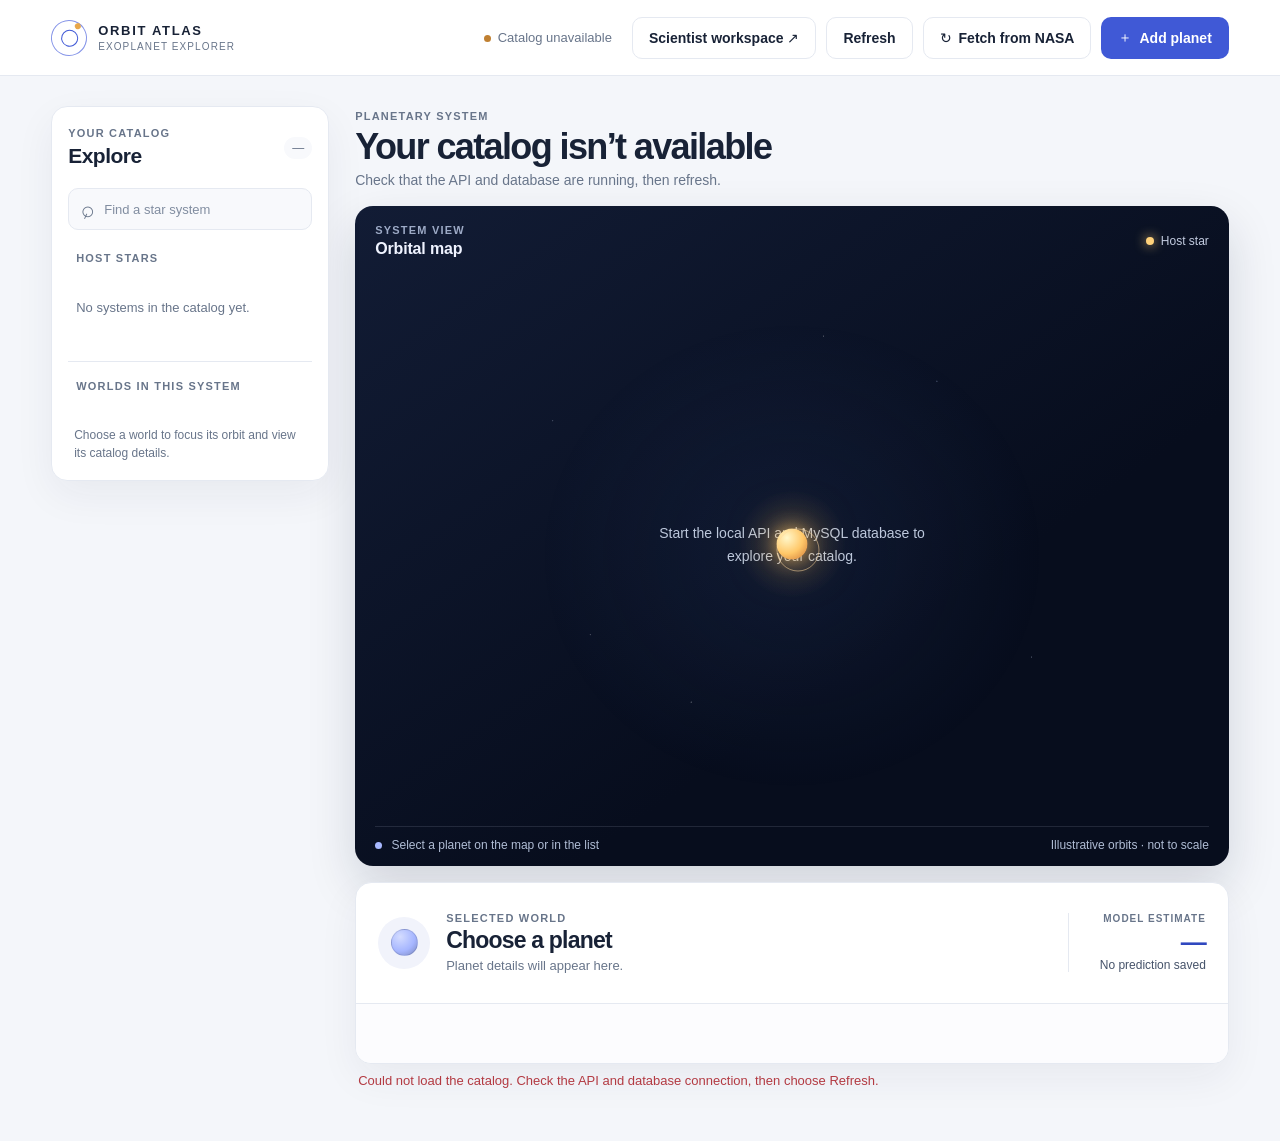
<file: frontend/index.html>
<!doctype html>
<html lang="en">
<head>
  <meta charset="utf-8">
  <meta name="viewport" content="width=device-width, initial-scale=1">
  <meta name="theme-color" content="#f5f7fb">
  <title>Orbit Atlas — Exoplanet Explorer</title>
  <link rel="stylesheet" href="css/style.css?v=orbit-atlas-5">
  <script src="js/app.js?v=orbit-atlas-4" defer></script>
</head>
<body>
  <a class="skip-link" href="#main-content">Skip to system explorer</a>
  <header class="topbar">
    <a class="brand" href="index.html" aria-label="Orbit Atlas home">
      <span class="brand-mark" aria-hidden="true"><span></span></span>
      <span><strong>ORBIT ATLAS</strong><small>EXOPLANET EXPLORER</small></span>
    </a>
    <div class="topbar-actions">
      <span class="catalog-state" id="catalogState">Connecting to catalog</span>
      <a class="button button-secondary" id="scientistViewLink" href="scientist.html" target="_blank" rel="noopener">Scientist workspace ↗</a>
      <button class="button button-secondary" id="refreshCatalog" type="button">Refresh</button>
      <button class="button button-secondary" id="btnFetchNasa" type="button"><span aria-hidden="true">↻</span> Fetch from NASA</button>
      <button class="button button-primary" id="btnAddPlanet" type="button"><span aria-hidden="true">＋</span> Add planet</button>
    </div>
  </header>

  <main id="main-content" class="app-shell">
    <aside class="browser-panel" aria-label="System and planet selection">
      <div class="section-heading">
        <div><p class="eyebrow">YOUR CATALOG</p><h2>Explore</h2></div>
        <span id="systemCount" class="count-pill">—</span>
      </div>
      <label class="search-field" for="systemSearch">
        <span aria-hidden="true" class="search-icon">⌕</span>
        <input id="systemSearch" type="search" placeholder="Find a star system" autocomplete="off">
      </label>
      <p class="list-label">HOST STARS</p>
      <div id="systemList" class="system-list" role="group" aria-label="Host star systems"></div>
      <div class="browser-divider"></div>
      <div class="planet-list-heading">
        <p class="list-label">WORLDS IN THIS SYSTEM</p>
        <span id="planetCount" class="subtle-count"></span>
      </div>
      <div id="planetList" class="planet-list" role="group" aria-label="Planets in selected system"></div>
      <p class="browser-note">Choose a world to focus its orbit and view its catalog details.</p>
    </aside>

    <section class="workspace" aria-labelledby="systemTitle">
      <div id="previewNotice" class="preview-notice" hidden>
        <span class="preview-dot" aria-hidden="true"></span>
        Visual preview · sample catalog data
      </div>
      <div id="systemHeader" class="system-header">
        <div>
          <p class="eyebrow">PLANETARY SYSTEM</p>
          <h1 id="systemTitle">Loading the atlas…</h1>
          <p id="systemSummary" class="system-summary">Retrieving host stars and their planets.</p>
        </div>
        <div class="star-facts" id="starFacts"></div>
      </div>

      <section class="map-card" aria-labelledby="mapHeading">
        <div class="map-topline">
          <div><p class="eyebrow">SYSTEM VIEW</p><h2 id="mapHeading">Orbital map</h2></div>
          <span class="map-key"><span class="sun-key" aria-hidden="true"></span> Host star</span>
        </div>
        <div id="orbitMap" class="orbit-map" role="group" aria-label="Interactive orbital map">
          <div class="star-glow" aria-hidden="true"></div>
          <div id="starBody" class="star-body" aria-hidden="true"><span></span></div>
          <div id="starNameOnMap" class="star-name-on-map" aria-hidden="true"></div>
          <div id="orbitTracks" class="orbit-tracks"></div>
          <div id="mapEmpty" class="map-empty" hidden>Select a system with planets to see its orbits.</div>
        </div>
        <div class="map-caption">
          <span><span class="caption-dot" aria-hidden="true"></span> Select a planet on the map or in the list</span>
          <span id="orbitCaption">Illustrative orbits · not to scale</span>
        </div>
      </section>

      <section id="planetDetail" class="detail-card" aria-labelledby="planetTitle" aria-live="polite" aria-atomic="true">
        <div class="detail-main">
          <div class="planet-avatar" id="planetAvatar" aria-hidden="true"><span></span></div>
          <div class="planet-heading">
            <p class="eyebrow">SELECTED WORLD</p>
            <h2 id="planetTitle">Choose a planet</h2>
            <p id="planetSubtitle" class="planet-subtitle">Planet details will appear here.</p>
          </div>
          <div class="habitability" id="habitabilitySummary">
            <span class="habitability-label">MODEL ESTIMATE</span>
            <strong id="habitabilityScore">—</strong>
            <span id="habitabilityText">No prediction saved</span>
          </div>
        </div>
        <div class="detail-footer">
          <div class="measurements" id="measurements"></div>
          <div class="detail-actions" id="detailActions"></div>
        </div>
      </section>
      <div id="appStatus" class="app-status" role="status" aria-live="polite"></div>
    </section>
  </main>

  <dialog id="planetDialog" class="planet-dialog" aria-labelledby="dialogTitle">
    <form id="planetForm" method="dialog" novalidate>
      <div class="dialog-header">
        <div><p class="eyebrow">CATALOG ENTRY</p><h2 id="dialogTitle">Add a planet</h2></div>
        <button class="icon-button" id="dialogClose" type="button" aria-label="Close form">×</button>
      </div>
      <input id="planetId" type="hidden">
      <label class="form-field" for="planetName">Planet name<input id="planetName" name="name" required autocomplete="off"></label>
      <label class="form-field" for="planetStar">Host star<select id="planetStar" name="star_id" required></select></label>
      <div class="form-grid">
        <label class="form-field" for="planetRadius">Radius <span>(Earth radii)</span><input id="planetRadius" name="radius" type="number" min="0" step="any"></label>
        <label class="form-field" for="planetMass">Mass <span>(Earth masses)</span><input id="planetMass" name="mass" type="number" min="0" step="any"></label>
        <label class="form-field" for="planetPeriod">Orbital period <span>(days)</span><input id="planetPeriod" name="orbital_period" type="number" min="0" step="any"></label>
        <label class="form-field" for="planetDistance">Orbital distance <span>(AU)</span><input id="planetDistance" name="orbital_distance" type="number" min="0" step="any"></label>
        <label class="form-field" for="planetFlux">Stellar flux <span>(Earth flux)</span><input id="planetFlux" name="stellar_flux" type="number" min="0" step="any"></label>
        <label class="form-field" for="planetTemp">Equilibrium temperature <span>(K)</span><input id="planetTemp" name="equilibrium_temp" type="number" min="0" step="any"></label>
      </div>
      <p id="formError" class="form-error" role="alert"></p>
      <div class="dialog-actions">
        <button class="button button-secondary" id="dialogCancel" type="button">Cancel</button>
        <button class="button button-primary" id="dialogSave" type="submit">Save planet</button>
      </div>
    </form>
  </dialog>

  <template id="emptySystemsTemplate">
    <div class="empty-state"><span class="empty-orbit" aria-hidden="true">◎</span><h2>No systems to show yet</h2><p>Refresh the catalog or add a planet to start exploring.</p></div>
  </template>
</body>
</html>
</file>
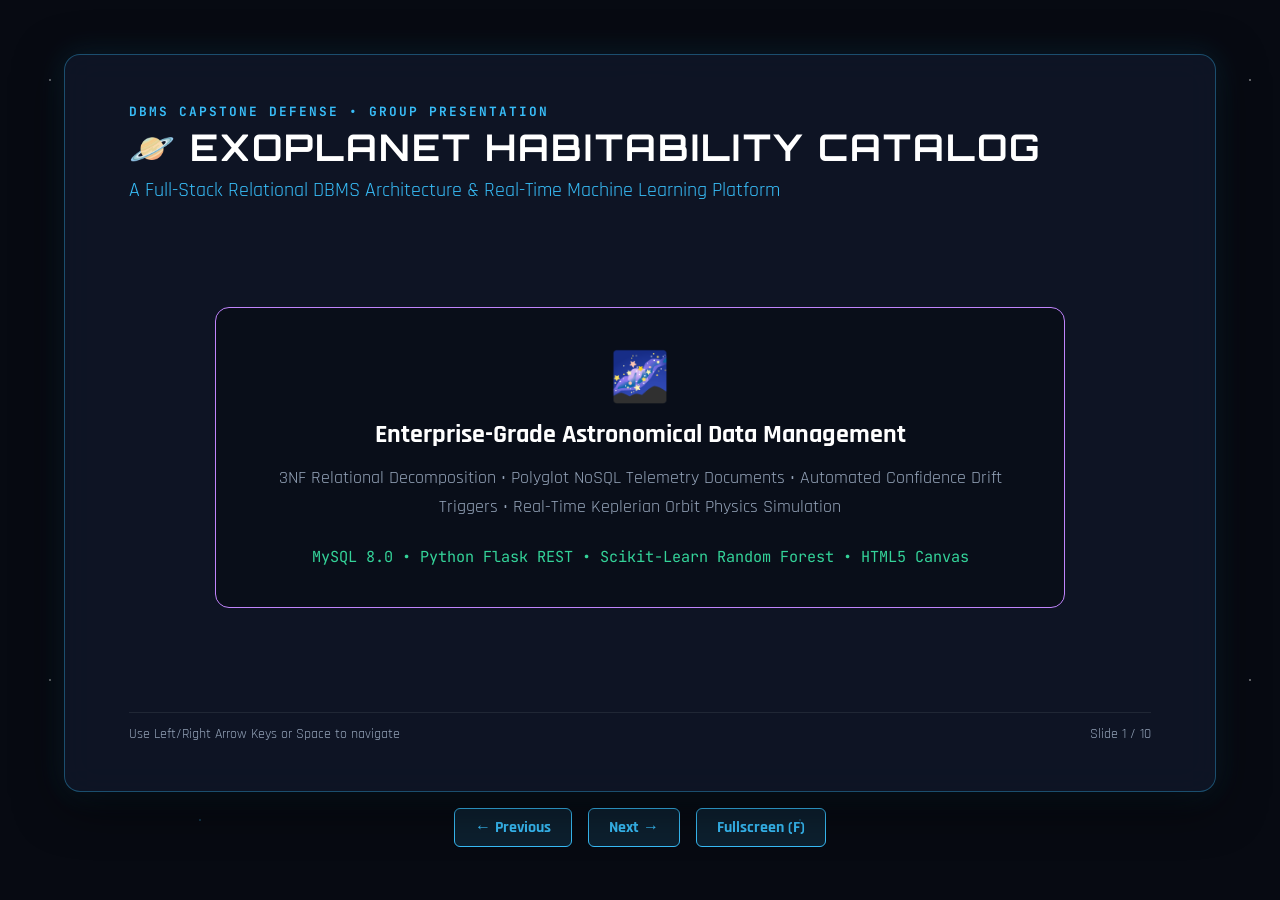
<file: docs/presentation.html>
<!DOCTYPE html>
<html lang="en">
<head>
    <meta charset="UTF-8">
    <meta name="viewport" content="width=device-width, initial-scale=1.0">
    <title>Exoplanet Habitability Catalog // Slide Deck</title>
    <link href="https://fonts.googleapis.com/css2?family=Orbitron:wght@600;800&family=Rajdhani:wght@500;600;700&family=JetBrains+Mono:wght@400;600&display=swap" rel="stylesheet">
    <style>
        :root {
            --bg: #070a12;
            --card-bg: rgba(16, 23, 40, 0.85);
            --cyan: #38bdf8;
            --purple: #c084fc;
            --emerald: #34d399;
            --gold: #fbbf24;
            --text: #f8fafc;
            --muted: #94a3b8;
        }
        * { box-sizing: border-box; margin: 0; padding: 0; }
        body {
            background-color: var(--bg);
            background-image: 
                radial-gradient(1.5px 1.5px at 50px 80px, rgba(255,255,255,0.7), transparent),
                radial-gradient(1px 1px at 200px 220px, rgba(56,189,248,0.8), transparent),
                radial-gradient(1.5px 1.5px at 350px 400px, rgba(192,132,252,0.7), transparent);
            background-size: 600px 600px;
            color: var(--text);
            font-family: 'Rajdhani', sans-serif;
            height: 100vh;
            overflow: hidden;
            display: flex;
            flex-direction: column;
            justify-content: center;
            align-items: center;
        }
        .slide-container {
            width: 90vw;
            max-width: 1300px;
            height: 82vh;
            background: var(--card-bg);
            backdrop-filter: blur(16px);
            border: 1px solid rgba(56, 189, 248, 0.35);
            border-radius: 16px;
            box-shadow: 0 12px 48px rgba(0,0,0,0.6), 0 0 30px rgba(56, 189, 248, 0.15);
            padding: 3rem 4rem;
            display: none;
            flex-direction: column;
            justify-content: space-between;
            position: relative;
            animation: fadeIn 0.3s ease;
        }
        .slide-container.active { display: flex; }
        @keyframes fadeIn { from { opacity: 0; transform: scale(0.99); } to { opacity: 1; transform: scale(1); } }
        
        .tag-pill {
            font-family: 'JetBrains Mono', monospace;
            font-size: 0.8rem;
            color: var(--cyan);
            letter-spacing: 2px;
            text-transform: uppercase;
            font-weight: 700;
        }
        h1 {
            font-family: 'Orbitron', sans-serif;
            font-size: 2.3rem;
            color: #fff;
            margin-top: 0.3rem;
            letter-spacing: 2px;
        }
        h2 {
            font-family: 'Orbitron', sans-serif;
            font-size: 1.6rem;
            color: var(--cyan);
            margin-top: 0.3rem;
            letter-spacing: 1.5px;
        }
        .slide-body {
            flex-grow: 1;
            margin: 1.5rem 0;
            display: flex;
            gap: 2rem;
            align-items: stretch;
        }
        .col-card {
            flex: 1;
            background: rgba(8, 12, 22, 0.65);
            border: 1px solid rgba(255, 255, 255, 0.08);
            border-radius: 12px;
            padding: 1.5rem;
            display: flex;
            flex-direction: column;
            justify-content: flex-start;
        }
        .col-card.highlight {
            border-color: var(--purple);
            box-shadow: 0 0 18px rgba(192, 132, 252, 0.15);
        }
        .card-title {
            font-size: 1.25rem;
            font-weight: 700;
            margin-bottom: 0.75rem;
            display: flex;
            align-items: center;
            gap: 0.5rem;
        }
        .code-block {
            background: #03060d;
            border: 1px solid rgba(255, 255, 255, 0.08);
            border-radius: 8px;
            padding: 1rem;
            font-family: 'JetBrains Mono', monospace;
            font-size: 0.85rem;
            color: var(--cyan);
            overflow-x: auto;
            line-height: 1.5;
        }
        ul { list-style: none; }
        li {
            font-size: 1.1rem;
            color: var(--text);
            margin-bottom: 0.75rem;
            position: relative;
            padding-left: 1.25rem;
            line-height: 1.4;
        }
        li::before {
            content: "•";
            color: var(--cyan);
            font-size: 1.3rem;
            position: absolute;
            left: 0;
            top: -0.1rem;
        }
        .slide-footer {
            display: flex;
            justify-content: space-between;
            align-items: center;
            font-size: 0.9rem;
            color: var(--muted);
            border-top: 1px solid rgba(255, 255, 255, 0.08);
            padding-top: 0.75rem;
        }
        .nav-controls {
            display: flex;
            gap: 1rem;
            margin-top: 1rem;
        }
        .nav-btn {
            background: rgba(56, 189, 248, 0.12);
            color: var(--cyan);
            border: 1px solid var(--cyan);
            padding: 0.5rem 1.25rem;
            font-family: 'Rajdhani', sans-serif;
            font-size: 1rem;
            font-weight: 700;
            border-radius: 6px;
            cursor: pointer;
            transition: all 0.2s;
        }
        .nav-btn:hover {
            background: rgba(56, 189, 248, 0.3);
            box-shadow: 0 0 12px var(--cyan);
        }
    </style>
</head>
<body>

    <!-- SLIDE 1 -->
    <div class="slide-container active" data-index="1">
        <div>
            <div class="tag-pill">DBMS CAPSTONE DEFENSE • GROUP PRESENTATION</div>
            <h1>🪐 EXOPLANET HABITABILITY CATALOG</h1>
            <p style="font-size: 1.25rem; color: var(--cyan); margin-top: 0.4rem;">
                A Full-Stack Relational DBMS Architecture & Real-Time Machine Learning Platform
            </p>
        </div>
        <div class="slide-body" style="align-items: center; justify-content: center;">
            <div style="background: rgba(8, 12, 22, 0.75); border: 1px solid var(--purple); border-radius: 14px; padding: 2.5rem; max-width: 850px; text-align: center;">
                <div style="font-size: 3rem; margin-bottom: 0.5rem;">🌌</div>
                <h3 style="font-size: 1.6rem; color: #fff; margin-bottom: 0.75rem;">Enterprise-Grade Astronomical Data Management</h3>
                <p style="font-size: 1.15rem; color: var(--muted); line-height: 1.6;">
                    3NF Relational Decomposition &bull; Polyglot NoSQL Telemetry Documents &bull; Automated Confidence Drift Triggers &bull; Real-Time Keplerian Orbit Physics Simulation
                </p>
                <div style="margin-top: 1.5rem; font-family: 'JetBrains Mono', monospace; font-size: 0.95rem; color: var(--emerald);">
                    MySQL 8.0 &bull; Python Flask REST &bull; Scikit-Learn Random Forest &bull; HTML5 Canvas
                </div>
            </div>
        </div>
        <div class="slide-footer">
            <span>Use Left/Right Arrow Keys or Space to navigate</span>
            <span>Slide 1 / 10</span>
        </div>
    </div>

    <!-- SLIDE 2 -->
    <div class="slide-container" data-index="2">
        <div>
            <div class="tag-pill">THE PROBLEM & MOTIVATION</div>
            <h2>The Ingestion Challenge & The Research Gap</h2>
        </div>
        <div class="slide-body">
            <div class="col-card">
                <div class="card-title" style="color: var(--cyan);">🔭 Raw Data Bottleneck</div>
                <ul>
                    <li>Over 5,500 confirmed planets discovered by space telescopes (Kepler, TESS).</li>
                    <li>Disparate CSV exports with over 100 raw columns, measurement noise, and missing values.</li>
                    <li>Traditional storage lacks automated schema constraints.</li>
                </ul>
            </div>
            <div class="col-card">
                <div class="card-title" style="color: var(--gold);">📑 Static Catalog Flaw</div>
                <ul>
                    <li>Standard databases act as passive numerical silos.</li>
                    <li>They record numbers, but do not compute habitability likelihood.</li>
                    <li>Scientists must manually execute offline models to find habitable candidates.</li>
                </ul>
            </div>
            <div class="col-card highlight">
                <div class="card-title" style="color: var(--purple);">⚡ The Research Gap</div>
                <ul>
                    <li>Initial measurements have wide error margins.</li>
                    <li>When follow-up observations arrive, typical DBs overwrite values silently.</li>
                    <li><strong>OUR SOLUTION:</strong> Automated MySQL triggers that calculate variance (&Delta; &ge; 15%) and alert researchers!</li>
                </ul>
            </div>
        </div>
        <div class="slide-footer">
            <span>Exoplanet Habitability Catalog</span>
            <span>Slide 2 / 10</span>
        </div>
    </div>

    <!-- SLIDE 3 -->
    <div class="slide-container" data-index="3">
        <div>
            <div class="tag-pill">SYSTEM ARCHITECTURE</div>
            <h2>Full-Stack 3-Tier Enterprise Architecture</h2>
        </div>
        <div class="slide-body" style="flex-direction: column; gap: 1rem;">
            <div class="col-card" style="border-left: 4px solid var(--cyan); padding: 1rem 1.5rem;">
                <div class="card-title" style="color: var(--cyan); margin-bottom: 0.3rem;">Tier 1: Presentation Layer (Frontend UI)</div>
                <p style="color: var(--muted); font-size: 1rem;">
                    Dark Space Mission Control &bull; Keplerian 2D Canvas Orbit Simulator (T² &prop; a³) &bull; Confidence Drift Radar &bull; Asynchronous Fetch API with Debounce
                </p>
            </div>
            <div class="col-card" style="border-left: 4px solid var(--purple); padding: 1rem 1.5rem;">
                <div class="card-title" style="color: var(--purple); margin-bottom: 0.3rem;">Tier 2: Application Layer (Python / Flask API)</div>
                <p style="color: var(--muted); font-size: 1rem;">
                    Modular REST Blueprints &bull; Scikit-Learn Random Forest Classifier (200 Estimators) &bull; Custom Decimal JSON Serializer &bull; Live NASA TAP Sync
                </p>
            </div>
            <div class="col-card" style="border-left: 4px solid var(--emerald); padding: 1rem 1.5rem;">
                <div class="card-title" style="color: var(--emerald); margin-bottom: 0.3rem;">Tier 3: Database Layer (MySQL 8.0 Community Server)</div>
                <p style="color: var(--muted); font-size: 1rem;">
                    3NF Relational Decomposition: stars (3,010) ──&lt; exoplanets (4,048) &bull; Automated Audit Triggers &bull; Stored Procedures (&lt;15ms) &bull; Polyglot JSON Docs
                </p>
            </div>
        </div>
        <div class="slide-footer">
            <span>Exoplanet Habitability Catalog</span>
            <span>Slide 3 / 10</span>
        </div>
    </div>

    <!-- SLIDE 4 -->
    <div class="slide-container" data-index="4">
        <div>
            <div class="tag-pill">DATABASE SCHEMA & 3NF</div>
            <h2>Relational Modeling & Foreign Key Integrity</h2>
        </div>
        <div class="slide-body">
            <div class="col-card">
                <div class="card-title" style="color: var(--cyan);">⭐ PARENT: stars (3,010 Records)</div>
                <div class="code-block">
CREATE TABLE stars (<br>
&nbsp;&nbsp;star_id INT AUTO_INCREMENT PRIMARY KEY,<br>
&nbsp;&nbsp;name VARCHAR(100) NOT NULL UNIQUE,<br>
&nbsp;&nbsp;spectral_type VARCHAR(30),<br>
&nbsp;&nbsp;temperature DECIMAL(10,2),<br>
&nbsp;&nbsp;radius DECIMAL(10,4),<br>
&nbsp;&nbsp;mass DECIMAL(10,4),<br>
&nbsp;&nbsp;luminosity DECIMAL(14,6),<br>
&nbsp;&nbsp;distance_from_earth DECIMAL(12,4)<br>
);
                </div>
            </div>
            <div class="col-card">
                <div class="card-title" style="color: var(--emerald);">🪐 CHILD: exoplanets (4,048 Records)</div>
                <div class="code-block">
CREATE TABLE exoplanets (<br>
&nbsp;&nbsp;planet_id INT AUTO_INCREMENT PRIMARY KEY,<br>
&nbsp;&nbsp;star_id INT NOT NULL, -- FOREIGN KEY<br>
&nbsp;&nbsp;name VARCHAR(100) NOT NULL UNIQUE,<br>
&nbsp;&nbsp;radius DECIMAL(10,4),<br>
&nbsp;&nbsp;mass DECIMAL(10,4),<br>
&nbsp;&nbsp;predicted_habitability DECIMAL(5,4),<br>
&nbsp;&nbsp;telemetry_json JSON, -- NoSQL Doc<br>
&nbsp;&nbsp;CONSTRAINT fk_planet_star FOREIGN KEY (star_id)<br>
&nbsp;&nbsp;&nbsp;&nbsp;REFERENCES stars(star_id) ON DELETE CASCADE<br>
);
                </div>
                <div style="font-size: 0.95rem; color: var(--gold); margin-top: 0.75rem; font-weight: 700;">
                    🔒 ON DELETE CASCADE prevents orphan planetary records when stars are decommissioned.
                </div>
            </div>
        </div>
        <div class="slide-footer">
            <span>Exoplanet Habitability Catalog</span>
            <span>Slide 4 / 10</span>
        </div>
    </div>

    <!-- SLIDE 5 -->
    <div class="slide-container" data-index="5">
        <div>
            <div class="tag-pill">THE INNOVATION ENGINE</div>
            <h2>Confidence Drift Trigger (AFTER UPDATE)</h2>
        </div>
        <div class="slide-body">
            <div class="col-card" style="flex: 1.4;">
                <div class="card-title" style="color: var(--gold);">⚡ trg_after_exoplanet_update</div>
                <div class="code-block" style="font-size: 0.8rem;">
CREATE TRIGGER trg_after_exoplanet_update AFTER UPDATE ON exoplanets<br>
FOR EACH ROW BEGIN<br>
&nbsp;&nbsp;DECLARE delta DECIMAL(6,4);<br>
&nbsp;&nbsp;IF (NEW.predicted_habitability &lt;&gt; OLD.predicted_habitability) THEN<br>
&nbsp;&nbsp;&nbsp;&nbsp;SET delta = NEW.predicted_habitability - OLD.predicted_habitability;<br>
&nbsp;&nbsp;&nbsp;&nbsp;IF ABS(delta) &gt;= 0.15 THEN -- 15% Scientific Shift Threshold<br>
&nbsp;&nbsp;&nbsp;&nbsp;&nbsp;&nbsp;SET is_drift_alert = 1;<br>
&nbsp;&nbsp;&nbsp;&nbsp;&nbsp;&nbsp;SET note_text = CONCAT('CONFIDENCE DRIFT: Delta ', ROUND(delta*100,1), '%');<br>
&nbsp;&nbsp;&nbsp;&nbsp;END IF;<br>
&nbsp;&nbsp;&nbsp;&nbsp;INSERT INTO habitability_log (planet_id, old_score, new_score, delta, is_drift_alert, notes)<br>
&nbsp;&nbsp;&nbsp;&nbsp;VALUES (NEW.planet_id, OLD.predicted_habitability, NEW.predicted_habitability, delta, is_drift_alert, note_text);<br>
&nbsp;&nbsp;END IF;<br>
END;
                </div>
            </div>
            <div class="col-card" style="flex: 1;">
                <div class="card-title" style="color: var(--cyan);">🎯 Key DBMS Principles</div>
                <ul>
                    <li><strong>Pseudorecords:</strong> Uses OLD and NEW to track score before and after transaction.</li>
                    <li><strong>Autonomous Logic:</strong> Database autonomously calculates variance and triggers alerts.</li>
                    <li><strong>Audit Integrity:</strong> Writes immutable history to <code>habitability_log</code> table.</li>
                </ul>
            </div>
        </div>
        <div class="slide-footer">
            <span>Exoplanet Habitability Catalog</span>
            <span>Slide 5 / 10</span>
        </div>
    </div>

    <!-- SLIDE 6 -->
    <div class="slide-container" data-index="6">
        <div>
            <div class="tag-pill">STORED PROCEDURES & POLYGLOT</div>
            <h2>Server Procedures & NoSQL JSON Telemetry</h2>
        </div>
        <div class="slide-body">
            <div class="col-card">
                <div class="card-title" style="color: var(--cyan);">⚙️ Stored Procedure: sp_GetCatalogOverviewStats</div>
                <ul>
                    <li>Compiled Server Execution inside MySQL 8.0 engine.</li>
                    <li>Replaces 6 separate network calls with 1 pre-compiled execution.</li>
                    <li>Returns: Total Worlds (4,048), Stars (3,010), Habitable (57), Avg ESI (0.370), Drift Alerts (10), Nearest Habitable (4.24 LY).</li>
                    <li><strong>Benchmark:</strong> Executes in under 15ms across 4,000+ records!</li>
                </ul>
            </div>
            <div class="col-card highlight">
                <div class="card-title" style="color: var(--purple);">📦 Polyglot JSON Document Store</div>
                <ul>
                    <li>Native MySQL 8.0 <code>telemetry_json</code> column on each planet.</li>
                    <li>Stores raw spectroscopic atmospheric biosignatures (water vapor, methane, CO2).</li>
                    <li>Combines Relational ACID integrity with NoSQL schema flexibility!</li>
                </ul>
            </div>
        </div>
        <div class="slide-footer">
            <span>Exoplanet Habitability Catalog</span>
            <span>Slide 6 / 10</span>
        </div>
    </div>

    <!-- SLIDE 7 -->
    <div class="slide-container" data-index="7">
        <div>
            <div class="tag-pill">MACHINE LEARNING</div>
            <h2>Random Forest Classifier (200 Estimators)</h2>
        </div>
        <div class="slide-body">
            <div class="col-card">
                <div class="card-title" style="color: var(--emerald);">🌳 The Model Architecture</div>
                <ul>
                    <li>Ensemble of 200 de-correlated decision trees.</li>
                    <li>Non-linear boundary handling: Planets too hot or too cold are uninhabitable.</li>
                    <li><strong>Extreme Class Imbalance:</strong> Only ~1.4% (57/4048) of planets are habitable.</li>
                    <li>Handled via <code>class_weight='balanced'</code> to heavily penalize false negatives.</li>
                </ul>
            </div>
            <div class="col-card">
                <div class="card-title" style="color: var(--cyan);">🧬 10-Dimensional Feature Vector</div>
                <ul>
                    <li>1. Earth Similarity Index (ESI: 0.0 - 1.0)</li>
                    <li>2. Habitable Zone Flag (Goldilocks liquid water)</li>
                    <li>3. Planet Radius (R⊕) &bull; 4. Planet Mass (M⊕)</li>
                    <li>5. Equilibrium Temperature (K) &bull; 6. Orbital Period (d)</li>
                    <li>7. Stellar Flux &bull; 8. Star Temp &bull; 9. Star Radius &bull; 10. Star Mass</li>
                </ul>
            </div>
        </div>
        <div class="slide-footer">
            <span>Exoplanet Habitability Catalog</span>
            <span>Slide 7 / 10</span>
        </div>
    </div>

    <!-- SLIDE 8 -->
    <div class="slide-container" data-index="8">
        <div>
            <div class="tag-pill">FRONTEND & SIMULATION</div>
            <h2>Keplerian Orbit Dynamics & UI Manifestation</h2>
        </div>
        <div class="slide-body">
            <div class="col-card">
                <div class="card-title" style="color: var(--cyan);">🪐 2D Canvas Orbit Simulator</div>
                <ul>
                    <li>Renders stellar corona flare colored by spectral class.</li>
                    <li>Dynamically draws the green circumstellar Habitable Zone ring calculated from stellar luminosity: <code>r = sqrt(L / 1.1) AU</code>.</li>
                    <li>Revolving planets obey Kepler's Third Law (T² &prop; a³): orbital velocity &omega; &prop; 1/&radic;(a³).</li>
                </ul>
            </div>
            <div class="col-card">
                <div class="card-title" style="color: var(--purple);">🎨 Manifestation of DBMS Backend</div>
                <ul>
                    <li>Foreign Key transparency shown on every table row and card.</li>
                    <li>Automated drift alert badges pulse when trigger flags shifts &ge; 15%.</li>
                    <li>Deep inspection drawer displays the MySQL JSON document attributes.</li>
                </ul>
            </div>
        </div>
        <div class="slide-footer">
            <span>Exoplanet Habitability Catalog</span>
            <span>Slide 8 / 10</span>
        </div>
    </div>

    <!-- SLIDE 9 -->
    <div class="slide-container" data-index="9">
        <div>
            <div class="tag-pill">GROUP PRESENTATION & DEMO</div>
            <h2>Speaking Roles & Live Demo Walkthrough</h2>
        </div>
        <div class="slide-body">
            <div class="col-card">
                <div class="card-title" style="color: var(--purple);">👥 Team Member Roles</div>
                <ul>
                    <li><strong>Member 1:</strong> Introduction, NASA dataset, static catalog gap.</li>
                    <li><strong>Member 2:</strong> 3NF schema, foreign key cascades, stored procedures.</li>
                    <li><strong>Member 3:</strong> SQL Trigger walk-through, drift delta math, audit log.</li>
                    <li><strong>Member 4:</strong> Random forest model, orbit simulator demo, live test.</li>
                </ul>
            </div>
            <div class="col-card highlight">
                <div class="card-title" style="color: var(--gold);">🎯 Live Demo Path</div>
                <ul>
                    <li>1. Show Mission Control HUD (4,048 worlds, 3,010 stars).</li>
                    <li>2. Search 'TRAPPIST' & show Foreign Key reference ID #2802.</li>
                    <li>3. Open Orbit Simulator & demonstrate green habitable zone.</li>
                    <li>4. <strong>TRIGGER DRIFT:</strong> Edit Kepler-452 b mass to 500 & save.</li>
                    <li>5. Show trigger firing and ⚡ DRIFT badge appearing!</li>
                </ul>
            </div>
        </div>
        <div class="slide-footer">
            <span>Exoplanet Habitability Catalog</span>
            <span>Slide 9 / 10</span>
        </div>
    </div>

    <!-- SLIDE 10 -->
    <div class="slide-container" data-index="10">
        <div>
            <div class="tag-pill">DEFENSE & CONCLUSION</div>
            <h2>Summary & Anticipated Viva Q&A</h2>
        </div>
        <div class="slide-body">
            <div class="col-card">
                <div class="card-title" style="color: var(--emerald);">✨ Capstone Achievements</div>
                <ul>
                    <li>3NF Normalized Schema with 3,010 stars & 4,048 exoplanets.</li>
                    <li>Automated MySQL triggers managing Confidence Drift alerts.</li>
                    <li>Polyglot NoSQL document storage inside MySQL 8.0.</li>
                    <li>Integrated real-time Random Forest predictive intelligence.</li>
                </ul>
            </div>
            <div class="col-card">
                <div class="card-title" style="color: var(--cyan);">💬 Anticipated Viva Questions</div>
                <ul>
                    <li><strong>Why MySQL?</strong> Relational 1-to-many parent-child hierarchy + ACID integrity, with JSON document storage for spectroscopy.</li>
                    <li><strong>What is Novel?</strong> Autonomous trigger tracking of model drift without application layer intervention.</li>
                    <li><strong>Referential Integrity?</strong> <code>ON DELETE CASCADE</code> on host stars prevents orphan planets.</li>
                </ul>
            </div>
        </div>
        <div class="slide-footer">
            <span>Thank you! Questions & Discussion</span>
            <span>Slide 10 / 10</span>
        </div>
    </div>

    <!-- CONTROLS -->
    <div class="nav-controls">
        <button class="nav-btn" id="btnPrev">&larr; Previous</button>
        <button class="nav-btn" id="btnNext">Next &rarr;</button>
        <button class="nav-btn" id="btnFullscreen">Fullscreen (F)</button>
    </div>

    <script>
        let currentSlide = 1;
        const totalSlides = 10;

        function showSlide(index) {
            if (index < 1) index = 1;
            if (index > totalSlides) index = totalSlides;
            currentSlide = index;

            document.querySelectorAll('.slide-container').forEach(s => s.classList.remove('active'));
            const active = document.querySelector(`.slide-container[data-index="${currentSlide}"]`);
            if (active) active.classList.add('active');
        }

        document.getElementById('btnPrev').addEventListener('click', () => showSlide(currentSlide - 1));
        document.getElementById('btnNext').addEventListener('click', () => showSlide(currentSlide + 1));

        document.addEventListener('keydown', (e) => {
            if (e.key === 'ArrowRight' || e.key === ' ' || e.key === 'PageDown') {
                showSlide(currentSlide + 1);
            } else if (e.key === 'ArrowLeft' || e.key === 'PageUp') {
                showSlide(currentSlide - 1);
            } else if (e.key.toLowerCase() === 'f') {
                toggleFullscreen();
            }
        });

        function toggleFullscreen() {
            if (!document.fullscreenElement) {
                document.documentElement.requestFullscreen().catch(() => {});
            } else {
                document.exitFullscreen().catch(() => {});
            }
        }
        document.getElementById('btnFullscreen').addEventListener('click', toggleFullscreen);
    </script>
</body>
</html>
</file>
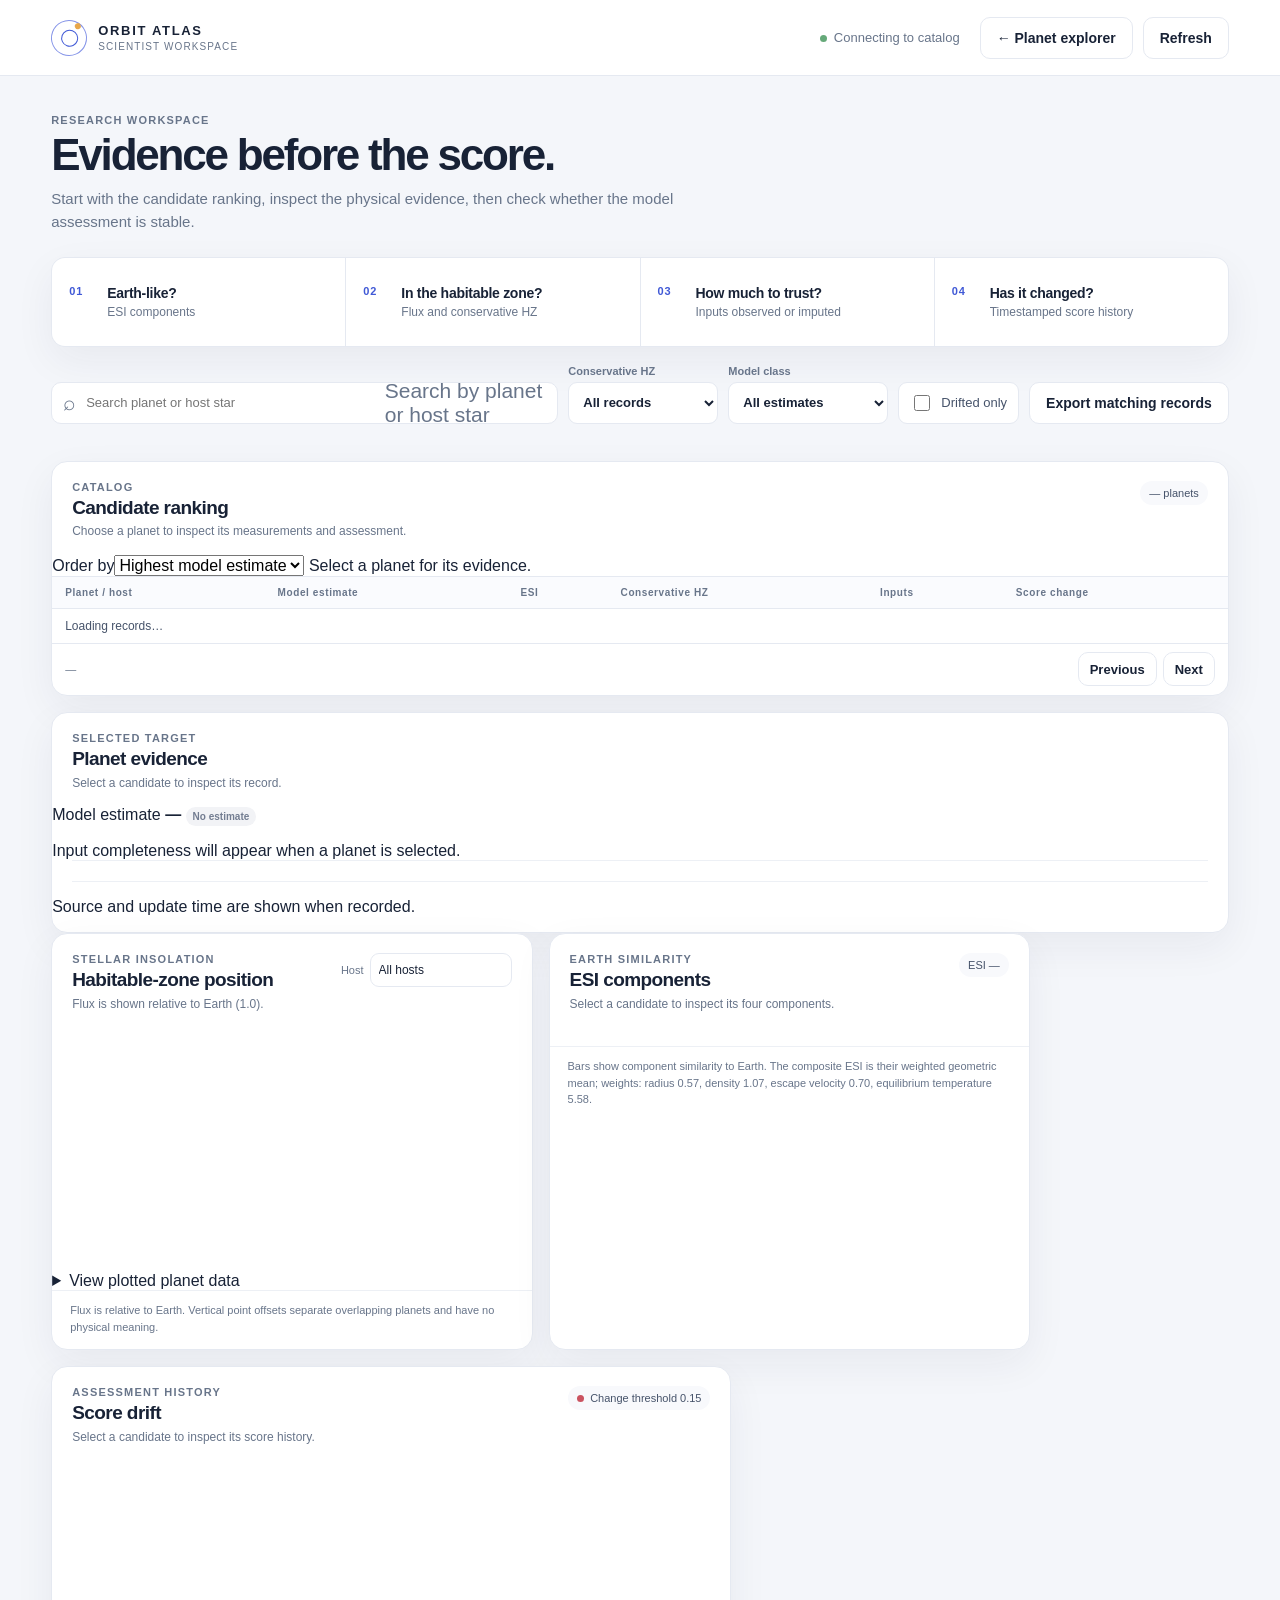
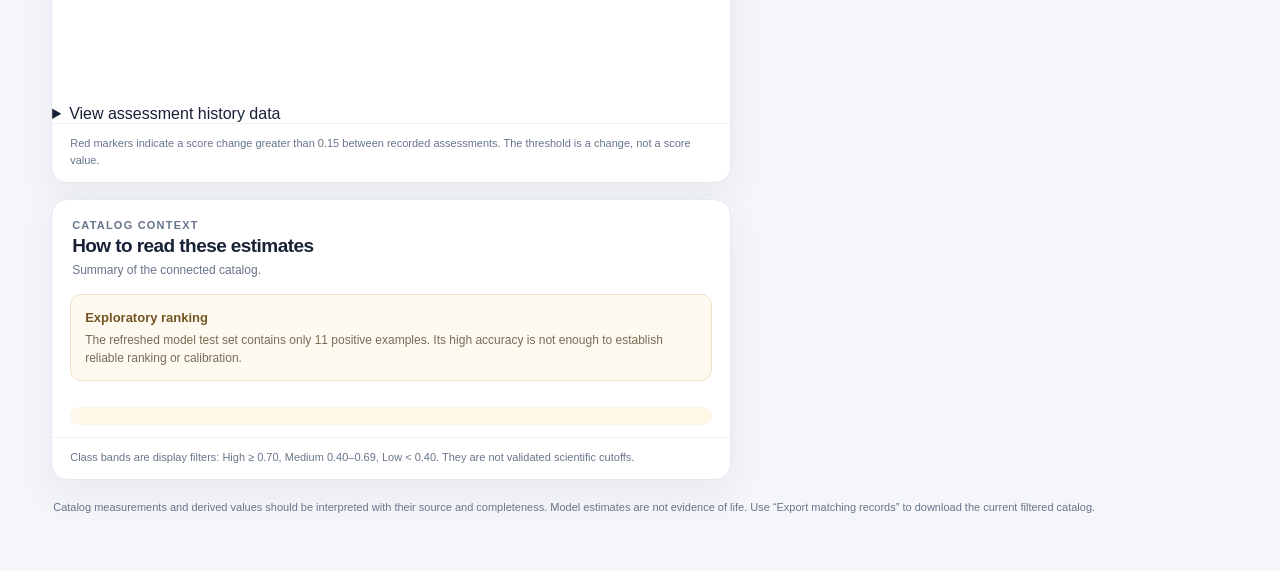
<file: frontend/scientist.html>
<!doctype html>
<html lang="en">
<head>
  <meta charset="utf-8">
  <meta name="viewport" content="width=device-width, initial-scale=1">
  <meta name="theme-color" content="#f4f6fa">
  <title>Scientist workspace — Orbit Atlas</title>
  <link rel="stylesheet" href="css/style.css?v=orbit-atlas-5">
  <link rel="stylesheet" href="css/scientist.css?v=5">
  <script src="js/scientist.js?v=5" defer></script>
</head>
<body class="scientist-page">
  <a class="skip-link" href="#research-main">Skip to research dashboard</a>
  <header class="topbar scientist-topbar">
    <a class="brand" href="index.html" aria-label="Orbit Atlas home">
      <span class="brand-mark" aria-hidden="true"><span></span></span>
      <span><strong>ORBIT ATLAS</strong><small>SCIENTIST WORKSPACE</small></span>
    </a>
    <div class="topbar-actions">
      <span id="researchState" class="catalog-state">Connecting to catalog</span>
      <a class="button button-secondary" href="index.html">← Planet explorer</a>
      <button class="button button-secondary" id="researchRefresh" type="button">Refresh</button>
    </div>
  </header>

  <main id="research-main" class="research-shell">
    <div class="research-hero">
      <div>
        <p class="eyebrow">RESEARCH WORKSPACE</p>
        <h1>Evidence before the score.</h1>
        <p>Start with the candidate ranking, inspect the physical evidence, then check whether the model assessment is stable.</p>
      </div>
      <div class="preview-notice" id="researchPreviewNotice" hidden><span class="preview-dot" aria-hidden="true"></span>PHL catalog sample · model scores calculated locally</div>
    </div>

    <section class="question-strip" aria-label="Four scientific questions">
      <div><span>01</span><strong>Earth-like?</strong><small>ESI components</small></div>
      <div><span>02</span><strong>In the habitable zone?</strong><small>Flux and conservative HZ</small></div>
      <div><span>03</span><strong>How much to trust?</strong><small>Inputs observed or imputed</small></div>
      <div><span>04</span><strong>Has it changed?</strong><small>Timestamped score history</small></div>
    </section>

    <section class="research-toolbar" aria-label="Candidate search and filters">
      <label class="research-search" for="candidateSearch"><span aria-hidden="true">⌕</span><input id="candidateSearch" type="search" placeholder="Search planet or host star" autocomplete="off"><span class="sr-only">Search by planet or host star</span></label>
      <label class="filter-field" for="hzFilter"><span>Conservative HZ</span><select id="hzFilter"><option value="all">All records</option><option value="1">Inside</option><option value="0">Outside</option><option value="unknown">Unknown</option></select></label>
      <label class="filter-field" for="scoreFilter"><span>Model class</span><select id="scoreFilter"><option value="all">All estimates</option><option value="high">High · ≥ 0.70</option><option value="medium">Medium · 0.40–0.69</option><option value="low">Low · &lt; 0.40</option><option value="unscored">Not scored</option></select></label>
      <label class="filter-check" for="driftOnly"><input id="driftOnly" type="checkbox"><span>Drifted only</span></label>
      <button class="button button-secondary export-button" id="exportCatalog" type="button">Export matching records</button>
    </section>

    <div id="researchStatus" class="research-status" role="status" aria-live="polite"></div>

    <div class="research-workbench">
      <section class="candidate-panel research-panel" aria-labelledby="candidateTitle">
        <div class="panel-heading">
          <div><p class="eyebrow">CATALOG</p><h2 id="candidateTitle">Candidate ranking</h2><p>Choose a planet to inspect its measurements and assessment.</p></div>
          <span class="result-count" id="resultCount">— planets</span>
        </div>
        <div class="table-tools">
          <label class="sort-field" for="candidateSort"><span>Order by</span><select id="candidateSort">
            <option value="score">Highest model estimate</option>
            <option value="esi">Highest ESI</option>
            <option value="updated">Recently updated</option>
            <option value="name">Planet name</option>
          </select></label>
          <span class="table-guidance">Select a planet for its evidence.</span>
        </div>
        <div class="table-scroll">
          <table class="candidate-table">
            <thead><tr><th scope="col">Planet / host</th><th scope="col">Model estimate</th><th scope="col">ESI</th><th scope="col">Conservative HZ</th><th scope="col">Inputs</th><th scope="col">Score change</th></tr></thead>
            <tbody id="candidateRows"><tr><td colspan="6">Loading records…</td></tr></tbody>
          </table>
        </div>
        <div class="table-footer"><span id="pageSummary">—</span><div><button class="button button-secondary button-small" id="pagePrevious" type="button">Previous</button><button class="button button-secondary button-small" id="pageNext" type="button">Next</button></div></div>
      </section>

      <aside class="selected-panel research-panel" aria-labelledby="selectedTitle" aria-live="polite">
        <div class="panel-heading">
          <div><p class="eyebrow">SELECTED TARGET</p><h2 id="selectedTitle">Planet evidence</h2><p id="selectedHost">Select a candidate to inspect its record.</p></div>
        </div>
        <div class="selected-score">
          <span>Model estimate</span>
          <strong id="selectedScore">—</strong>
          <span id="selectedScoreClass" class="score-badge score-unscored">No estimate</span>
        </div>
        <dl id="selectedMetrics" class="selected-metrics"></dl>
        <div id="selectedCompleteness" class="selected-completeness">Input completeness will appear when a planet is selected.</div>
        <dl id="planetRecord" class="planet-record"></dl>
        <p id="selectedProvenance" class="selected-provenance">Source and update time are shown when recorded.</p>
      </aside>
    </div>

    <section class="research-grid" aria-label="Selected planet evidence">
      <section class="research-panel hz-panel" aria-labelledby="hzTitle">
        <div class="panel-heading">
          <div><p class="eyebrow">STELLAR INSOLATION</p><h2 id="hzTitle">Habitable-zone position</h2><p id="hzSubtitle">Flux is shown relative to Earth (1.0).</p></div>
          <label class="compact-select" for="hostFilter"><span>Host</span><input id="hostFilter" type="search" list="hostOptions" value="All hosts" aria-label="Filter flux plot by host star"><datalist id="hostOptions"></datalist></label>
        </div>
        <div id="hzChart" class="chart-frame" role="region" aria-labelledby="hzTitle"></div>
        <details class="chart-data-details"><summary>View plotted planet data</summary><div id="hzDataTable" class="data-table-wrap"></div></details>
        <p class="chart-footnote" id="hzNote">Flux is relative to Earth. Vertical point offsets separate overlapping planets and have no physical meaning.</p>
      </section>

      <section class="research-panel esi-panel" aria-labelledby="esiTitle">
        <div class="panel-heading">
          <div><p class="eyebrow">EARTH SIMILARITY</p><h2 id="esiTitle">ESI components</h2><p id="esiSubtitle">Select a candidate to inspect its four components.</p></div>
          <span class="result-count" id="esiScore">ESI —</span>
        </div>
        <div id="esiBars" class="esi-bars"></div>
        <p class="chart-footnote">Bars show component similarity to Earth. The composite ESI is their weighted geometric mean; weights: radius 0.57, density 1.07, escape velocity 0.70, equilibrium temperature 5.58.</p>
      </section>

      <section class="research-panel drift-panel" aria-labelledby="driftTitle">
        <div class="panel-heading">
          <div><p class="eyebrow">ASSESSMENT HISTORY</p><h2 id="driftTitle">Score drift</h2><p id="driftSubtitle">Select a candidate to inspect its score history.</p></div>
          <span class="threshold-chip"><i aria-hidden="true"></i>Change threshold 0.15</span>
        </div>
        <div id="driftChart" class="chart-frame" role="region" aria-labelledby="driftTitle"></div>
        <details class="chart-data-details"><summary>View assessment history data</summary><div id="driftDataTable" class="data-table-wrap"></div></details>
        <p class="chart-footnote" id="driftNote">Red markers indicate a score change greater than 0.15 between recorded assessments. The threshold is a change, not a score value.</p>
      </section>

      <section class="research-panel trust-panel" aria-labelledby="trustTitle">
        <div class="panel-heading"><div><p class="eyebrow">CATALOG CONTEXT</p><h2 id="trustTitle">How to read these estimates</h2><p id="distributionScope">Summary of the connected catalog.</p></div></div>
        <div class="trust-callout"><strong>Exploratory ranking</strong><p>The refreshed model test set contains only 11 positive examples. Its high accuracy is not enough to establish reliable ranking or calibration.</p></div>
        <div class="distribution" id="scoreDistribution" aria-label="Model score distribution"></div>
        <p class="coverage-note" id="esiCoverage"></p>
        <p class="chart-footnote">Class bands are display filters: High ≥ 0.70, Medium 0.40–0.69, Low &lt; 0.40. They are not validated scientific cutoffs.</p>
      </section>
    </section>
    <footer class="research-footer">Catalog measurements and derived values should be interpreted with their source and completeness. Model estimates are not evidence of life. Use “Export matching records” to download the current filtered catalog.</footer>
  </main>
</body>
</html>
</file>
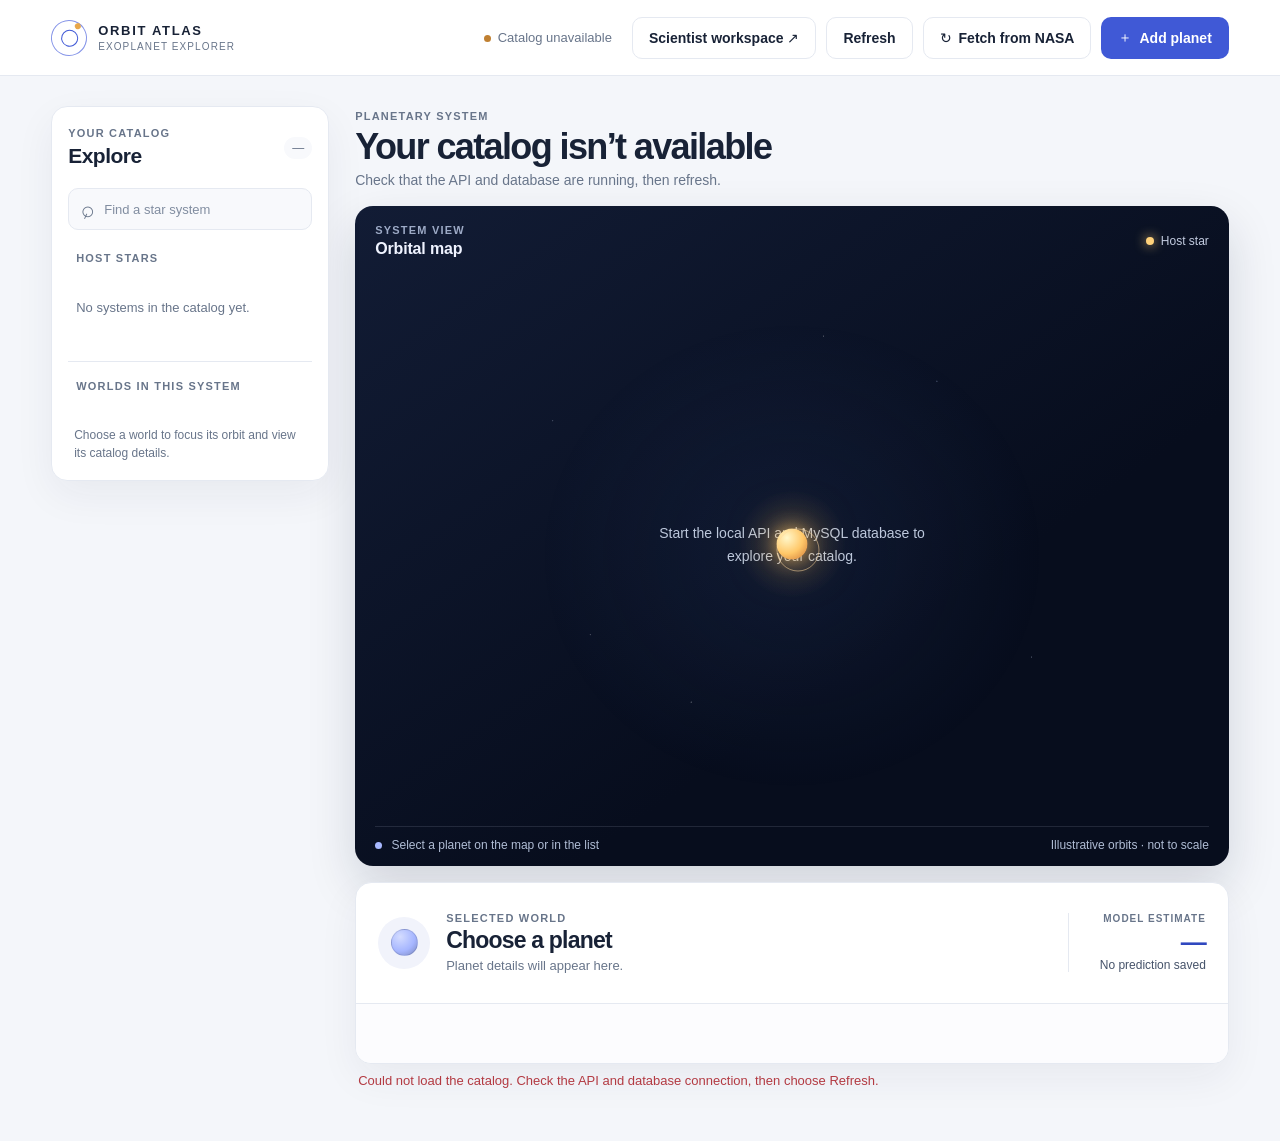
<file: frontend/star-explorer.html>
<!doctype html>
<html lang="en">
<head>
  <meta charset="utf-8">
  <meta http-equiv="refresh" content="0; url=index.html">
  <meta name="viewport" content="width=device-width, initial-scale=1">
  <title>Orbit Atlas — Exoplanet Explorer</title>
</head>
<body>
  <p>The system explorer has moved. <a href="index.html">Open Orbit Atlas</a>.</p>
</body>
</html>
</file>
<file: frontend/css/style.css>
:root {
  color-scheme: light;
  --page: #f4f6fa;
  --surface: #ffffff;
  --surface-soft: #f8f9fc;
  --ink: #182236;
  --muted: #68758a;
  --muted-strong: #46536a;
  --line: #e5e9f1;
  --accent: #4059d6;
  --accent-strong: #3048bf;
  --accent-soft: #edf0ff;
  --good: #187548;
  --warn: #925d0a;
  --bad: #b33a42;
  --space: #070d1d;
  --space-edge: #121c35;
  --shadow: 0 14px 40px rgba(26, 39, 72, 0.06);
  font-family: -apple-system, BlinkMacSystemFont, "Segoe UI", sans-serif;
  color: var(--ink);
  background: var(--page);
  font-synthesis: none;
  text-rendering: optimizeLegibility;
}

* { box-sizing: border-box; }
html { min-width: 320px; scroll-behavior: smooth; }
body { margin: 0; min-height: 100vh; background: var(--page); }
button, input, select { font: inherit; }
button { color: inherit; }
button:disabled { opacity: .5; cursor: not-allowed; }
[hidden] { display: none !important; }

.skip-link {
  position: fixed; z-index: 50; top: 10px; left: 10px; padding: 12px 16px;
  border-radius: 10px; background: var(--ink); color: white; transform: translateY(-150%);
}
.skip-link:focus { transform: translateY(0); }

.topbar {
  width: 100%; min-width: 0; min-height: 76px; padding: 0 clamp(18px, 4vw, 56px); display: flex; align-items: center;
  justify-content: space-between; gap: 20px; background: var(--surface); border-bottom: 1px solid var(--line);
}
.brand { display: inline-flex; align-items: center; gap: 11px; color: inherit; text-decoration: none; }
.brand-mark {
  width: 36px; height: 36px; display: grid; place-items: center; border: 1.5px solid #8594e8;
  border-radius: 50%; position: relative; transform: rotate(-25deg);
}
.brand-mark::before { content: ""; width: 15px; height: 15px; border: 1.5px solid var(--accent); border-radius: 50%; }
.brand-mark span { position: absolute; width: 6px; height: 6px; right: 1px; top: 7px; border-radius: 50%; background: #e8a74a; }
.brand strong, .brand small { display: block; }
.brand strong { font-size: 13px; letter-spacing: .13em; }
.brand small { margin-top: 3px; color: var(--muted); font-size: 10px; letter-spacing: .11em; }
.topbar-actions { min-width: 0; max-width: 100%; display: flex; align-items: center; justify-content: flex-end; gap: 10px; }
.catalog-state { margin-right: 10px; color: var(--muted); font-size: 13px; }
.catalog-state::before { content: ""; width: 7px; height: 7px; margin-right: 7px; display: inline-block; border-radius: 50%; background: #65a979; }
.catalog-state.is-offline::before { background: #c08031; }
.button {
  min-height: 42px; display: inline-flex; align-items: center; justify-content: center; gap: 7px;
  padding: 0 16px; border: 1px solid transparent; border-radius: 10px; font-size: 14px;
  font-weight: 600; text-decoration: none; cursor: pointer; transition: background-color .18s ease, border-color .18s ease, transform .18s ease;
}
.button:active { transform: scale(.98); }
.button-primary { color: #fff; background: var(--accent); }
.button-primary:hover { background: var(--accent-strong); }
.button-secondary { color: var(--ink); background: var(--surface); border-color: var(--line); }
.button-secondary:hover { background: var(--surface-soft); border-color: #cbd3e2; }
.button:disabled { cursor: wait; opacity: .65; }

.app-shell {
  width: min(1500px, 100%); margin: 0 auto; padding: 30px clamp(18px, 4vw, 56px) 48px;
  display: grid; grid-template-columns: minmax(230px, 278px) minmax(0, 1fr); gap: 26px; align-items: start;
}
.browser-panel, .detail-card { background: var(--surface); border: 1px solid var(--line); border-radius: 16px; box-shadow: var(--shadow); }
.browser-panel { position: sticky; top: 18px; padding: 20px 16px 18px; }
.section-heading, .planet-list-heading { display: flex; justify-content: space-between; align-items: center; }
.eyebrow, .list-label { margin: 0; color: var(--muted); font-size: 11px; font-weight: 700; letter-spacing: .11em; }
.section-heading h2 { margin: 5px 0 0; font-size: 21px; letter-spacing: -.025em; }
.count-pill, .subtle-count { color: var(--muted); font-size: 12px; }
.count-pill { padding: 4px 8px; border-radius: 999px; background: var(--surface-soft); }
.search-field { height: 42px; margin: 20px 0 22px; padding: 0 11px; display: flex; align-items: center; gap: 8px; border: 1px solid var(--line); border-radius: 10px; background: var(--surface-soft); }
.search-icon { color: var(--muted); font-size: 23px; line-height: 1; transform: rotate(-20deg); }
.search-field input { width: 100%; min-width: 0; border: 0; outline: 0; background: transparent; color: var(--ink); font-size: 13px; }
.search-field input::placeholder { color: #818da0; }
.list-label { margin: 0 0 9px 8px; }
.system-list, .planet-list { display: grid; gap: 4px; }
.system-option, .planet-option {
  width: 100%; min-height: 48px; display: flex; align-items: center; gap: 11px; padding: 7px 9px;
  border: 0; border-radius: 10px; background: transparent; text-align: left; cursor: pointer;
}
.system-option:hover, .planet-option:hover { background: var(--surface-soft); }
.system-option[aria-pressed="true"], .planet-option[aria-pressed="true"] { background: var(--accent-soft); }
.system-symbol { width: 32px; height: 32px; flex: 0 0 auto; display: grid; place-items: center; border-radius: 50%; background: #fff2d9; color: #98631a; font-size: 15px; }
.system-copy, .planet-copy { min-width: 0; flex: 1; }
.system-name, .planet-name { display: block; overflow: hidden; color: var(--ink); font-size: 13px; font-weight: 600; text-overflow: ellipsis; white-space: nowrap; }
.system-count, .planet-meta { display: block; margin-top: 3px; color: var(--muted); font-size: 12px; }
.browser-divider { height: 1px; margin: 18px 0; background: var(--line); }
.planet-list-heading { margin: 0 4px 8px 0; }
.planet-option { min-height: 42px; padding-left: 12px; }
.planet-symbol { width: 9px; height: 9px; flex: 0 0 auto; border-radius: 50%; background: var(--planet-color, #7586df); box-shadow: 0 0 0 4px color-mix(in srgb, var(--planet-color, #7586df) 15%, transparent); }
.planet-option[aria-pressed="true"] .planet-name { color: var(--accent-strong); }
.browser-note { margin: 17px 6px 0; color: var(--muted); font-size: 12px; line-height: 1.5; }
.empty-list { padding: 12px 8px; color: var(--muted); font-size: 13px; line-height: 1.5; }

.workspace { min-width: 0; }
.preview-notice { width: fit-content; margin: 0 0 13px; padding: 6px 10px; display: flex; align-items: center; gap: 7px; border: 1px solid #eadfc6; border-radius: 999px; background: #fff9ed; color: #775e33; font-size: 12px; }
.preview-dot { width: 7px; height: 7px; border-radius: 50%; background: #d29b43; }
.system-header { min-height: 82px; margin-bottom: 18px; display: flex; justify-content: space-between; align-items: end; gap: 20px; }
.system-header h1 { margin: 5px 0; font-size: clamp(26px, 3vw, 36px); line-height: 1.12; letter-spacing: -.045em; font-weight: 650; }
.system-summary { margin: 0; color: var(--muted); font-size: 14px; }
.star-facts { display: flex; flex-wrap: wrap; justify-content: flex-end; gap: 7px; }
.fact-chip { padding: 7px 10px; border: 1px solid var(--line); border-radius: 999px; color: var(--muted-strong); background: var(--surface); font-size: 12px; white-space: nowrap; }

.map-card { overflow: hidden; padding: 18px 20px 14px; border-radius: 18px; color: #eff3ff; background: linear-gradient(145deg, var(--space-edge), var(--space) 64%); box-shadow: 0 20px 48px rgba(14, 24, 54, .15); }
.map-topline { display: flex; align-items: center; justify-content: space-between; gap: 12px; }
.map-topline .eyebrow { color: #9daac6; }
.map-topline h2 { margin: 4px 0 0; font-size: 16px; font-weight: 600; letter-spacing: -.01em; }
.map-key { display: inline-flex; align-items: center; gap: 7px; color: #c3cce0; font-size: 12px; }
.sun-key { width: 8px; height: 8px; border-radius: 50%; background: #ffd27b; box-shadow: 0 0 12px #ffd27b; }
.orbit-map { width: min(100%, 630px); aspect-ratio: 1.12 / 1; margin: 5px auto 0; position: relative; isolation: isolate; overflow: hidden; background: radial-gradient(ellipse at 50% 52%, rgba(41, 62, 108, .22), transparent 56%); }
.orbit-map::before { content: ""; position: absolute; inset: 0; z-index: -1; opacity: .23; background-image: radial-gradient(1px 1px at 12% 28%, #dbe5ff 45%, transparent 100%), radial-gradient(1px 1px at 73% 21%, #c1d4ff 45%, transparent 100%), radial-gradient(1px 1px at 34% 78%, #fff 45%, transparent 100%), radial-gradient(1px 1px at 88% 70%, #dbe5ff 45%, transparent 100%), radial-gradient(1px 1px at 55% 13%, #fff 45%, transparent 100%), radial-gradient(1px 1px at 18% 66%, #fff 45%, transparent 100%); }
.star-glow { width: 106px; height: 106px; position: absolute; z-index: 1; left: 50%; top: 50%; border-radius: 50%; transform: translate(-50%, -50%); background: radial-gradient(circle, rgba(255, 198, 103, .2), rgba(255, 184, 70, .07) 45%, transparent 72%); }
.star-body { width: 31px; height: 31px; position: absolute; z-index: 3; left: 50%; top: 50%; display: grid; place-items: center; border-radius: 50%; transform: translate(-50%, -50%); background: radial-gradient(circle at 34% 30%, #fff7ca, #ffc869 53%, #cf7735); box-shadow: 0 0 20px rgba(255, 196, 101, .8), 0 0 54px rgba(255, 191, 85, .35); }
.star-body span { width: 43px; height: 43px; display: block; border: 1px solid rgba(255, 217, 157, .52); border-radius: 50%; }
.star-name-on-map { position: absolute; z-index: 2; left: 50%; top: calc(50% + 31px); transform: translateX(-50%); color: #f9dca9; font-size: 11px; letter-spacing: .04em; white-space: nowrap; }
.orbit-tracks { position: absolute; inset: 0; }
.orbit-motion { position: absolute; left: 50%; top: 50%; aspect-ratio: 1; border: 1px solid rgba(183, 198, 233, .19); border-radius: 50%; transform: translate(-50%, -50%); }
.orbit-motion.is-selected { border-color: rgba(157, 180, 255, .68); box-shadow: 0 0 22px rgba(111, 137, 235, .08); }
.orbit-spinner { width: 100%; height: 100%; position: absolute; inset: 0; border-radius: 50%; animation: orbit var(--orbit-duration, 90s) var(--orbit-delay, 0s) linear infinite; }
.orbit-spinner.is-paused { animation-play-state: paused; }
@keyframes orbit { to { transform: rotate(360deg); } }
.orbit-marker { width: 44px; height: 44px; position: absolute; left: 50%; top: 0; padding: 0; display: grid; place-items: center; border: 0; border-radius: 50%; transform: translate(-50%, -50%); background: transparent; cursor: pointer; }
.planet-core { width: var(--planet-size, 12px); height: var(--planet-size, 12px); display: block; border: 1px solid rgba(255,255,255,.72); border-radius: 50%; background: radial-gradient(circle at 32% 28%, color-mix(in srgb, var(--planet-color) 56%, white), var(--planet-color) 58%, color-mix(in srgb, var(--planet-color) 65%, #171d2d)); box-shadow: 0 0 0 3px rgba(9, 15, 33, .86); transition: box-shadow .18s ease, transform .18s ease; }
.orbit-marker:hover .planet-core, .orbit-marker:focus-visible .planet-core { transform: scale(1.3); box-shadow: 0 0 0 5px rgba(158, 179, 255, .32), 0 0 14px var(--planet-color); }
.orbit-marker[aria-pressed="true"] .planet-core { box-shadow: 0 0 0 5px rgba(165, 184, 255, .28), 0 0 18px var(--planet-color); }
.map-empty { position: absolute; left: 50%; top: 50%; width: min(80%, 300px); transform: translate(-50%, -50%); color: #bdc8dc; text-align: center; font-size: 14px; line-height: 1.6; }
.map-caption { display: flex; justify-content: space-between; gap: 12px; padding-top: 11px; border-top: 1px solid rgba(220, 230, 255, .12); color: #b0bdd5; font-size: 12px; }
.caption-dot { width: 7px; height: 7px; margin-right: 6px; display: inline-block; border-radius: 50%; background: #a7b8ff; }

.detail-card { margin-top: 16px; overflow: hidden; }
.detail-main { min-height: 120px; padding: 20px 22px; display: flex; align-items: center; gap: 16px; }
.planet-avatar { width: 52px; height: 52px; flex: 0 0 auto; display: grid; place-items: center; border-radius: 50%; background: #f1f3fb; }
.planet-avatar span { width: var(--planet-size, 27px); height: var(--planet-size, 27px); border: 1px solid rgba(28, 39, 62, .12); border-radius: 50%; background: radial-gradient(circle at 33% 27%, color-mix(in srgb, var(--planet-color, #9aabe9) 48%, white), var(--planet-color, #9aabe9) 58%, color-mix(in srgb, var(--planet-color, #9aabe9) 65%, #30384b)); }
.planet-heading { min-width: 0; flex: 1; }
.planet-heading h2 { margin: 3px 0 3px; overflow-wrap: anywhere; font-size: 23px; line-height: 1.2; letter-spacing: -.035em; }
.planet-subtitle { margin: 0; color: var(--muted); font-size: 13px; }
.habitability { min-width: 138px; padding-left: 18px; display: flex; flex-direction: column; align-items: flex-end; border-left: 1px solid var(--line); text-align: right; }
.habitability-label { color: var(--muted); font-size: 10px; font-weight: 700; letter-spacing: .1em; }
.habitability strong { margin: 3px 0 0; color: var(--accent-strong); font-size: 26px; font-variant-numeric: tabular-nums; letter-spacing: -.04em; }
.habitability > span:last-child { color: var(--muted-strong); font-size: 12px; }
.detail-footer { min-height: 60px; padding: 13px 22px; display: flex; justify-content: space-between; align-items: center; gap: 16px; border-top: 1px solid var(--line); background: #fcfcfe; }
.measurements { display: flex; flex-wrap: wrap; gap: 8px; }
.measure-chip { min-width: 90px; padding-right: 12px; border-right: 1px solid var(--line); }
.measure-chip:last-child { border-right: 0; }
.measure-label { display: block; color: var(--muted); font-size: 10px; letter-spacing: .04em; }
.measure-value { display: block; margin-top: 3px; color: var(--ink); font-size: 13px; font-weight: 600; font-variant-numeric: tabular-nums; }
.detail-actions { display: flex; flex: 0 0 auto; gap: 8px; }
.button-small { min-height: 36px; padding: 0 11px; font-size: 13px; }
.button-danger { color: var(--bad); border-color: #efd7d9; }
.button-danger:hover { background: #fff6f6; }
.app-status { min-height: 20px; margin: 9px 3px 0; color: var(--muted-strong); font-size: 13px; }
.app-status.is-error { color: var(--bad); }
.empty-state { padding: 24px; text-align: center; }
.empty-orbit { color: #7183dd; font-size: 38px; }
.empty-state h2 { margin: 8px 0 4px; font-size: 18px; }
.empty-state p { margin: 0; color: var(--muted); font-size: 13px; line-height: 1.5; }

.planet-dialog { width: min(560px, calc(100vw - 28px)); max-width: none; max-height: min(90vh, 820px); padding: 0; overflow: auto; border: 1px solid var(--line); border-radius: 18px; color: var(--ink); background: var(--surface); box-shadow: 0 24px 90px rgba(9, 20, 45, .25); }
.planet-dialog::backdrop { background: rgba(12, 20, 39, .48); }
.planet-dialog form { padding: 23px; }
.dialog-header { margin-bottom: 20px; display: flex; justify-content: space-between; align-items: flex-start; }
.dialog-header h2 { margin: 4px 0 0; font-size: 24px; letter-spacing: -.03em; }
.icon-button { width: 40px; height: 40px; border: 1px solid var(--line); border-radius: 50%; background: var(--surface); color: var(--muted-strong); font-size: 23px; cursor: pointer; }
.icon-button:hover { background: var(--surface-soft); }
.form-field { min-width: 0; margin-bottom: 14px; display: flex; flex-direction: column; gap: 7px; color: var(--ink); font-size: 13px; font-weight: 600; }
.form-field > span { display: inline; color: var(--muted); font-weight: 400; }
.form-field input, .form-field select { width: 100%; min-height: 43px; padding: 0 11px; border: 1px solid #d8deea; border-radius: 9px; outline: 0; color: var(--ink); background: var(--surface); font-weight: 400; }
.form-field input:focus-visible, .form-field select:focus-visible { border-color: var(--accent); box-shadow: 0 0 0 3px rgba(64, 89, 214, .16); }
.form-grid { display: grid; grid-template-columns: repeat(2, minmax(0, 1fr)); gap: 0 14px; }
.form-error { min-height: 18px; margin: 0; color: var(--bad); font-size: 13px; }
.dialog-actions { margin-top: 15px; display: flex; justify-content: flex-end; gap: 9px; }

:focus-visible { outline: 3px solid #6f83ed; outline-offset: 3px; }
@media (prefers-reduced-motion: reduce) {
  *, *::before, *::after { scroll-behavior: auto !important; animation-duration: .01ms !important; animation-iteration-count: 1 !important; transition-duration: .01ms !important; }
}
@media (max-width: 900px) {
  .app-shell { grid-template-columns: 220px minmax(0, 1fr); gap: 16px; }
  .system-header { align-items: flex-start; flex-direction: column; gap: 11px; }
  .star-facts { justify-content: flex-start; }
  .detail-main { padding: 17px; gap: 12px; }
  .detail-footer { padding: 12px 16px; }
}
@media (max-width: 680px) {
  .topbar { min-height: 66px; flex-wrap: wrap; padding: 11px 16px; }
  .brand-mark { width: 32px; height: 32px; }
  .topbar-actions { gap: 7px; flex-wrap: wrap; }
  .catalog-state { display: none; }
  .button { min-height: 44px; padding: 0 12px; font-size: 14px; }
  .app-shell { width: 100%; min-width: 0; max-width: 100vw; padding: 18px 14px 32px; grid-template-columns: minmax(0, 1fr); gap: 16px; }
  .browser-panel { position: static; padding: 15px 13px; }
  .search-field { margin: 13px 0 16px; }
  .system-list, .planet-list { display: flex; overflow-x: auto; padding: 0 1px 6px; scroll-snap-type: x proximity; }
  .system-option { width: 178px; min-width: 178px; scroll-snap-align: start; }
  .planet-option { width: auto; min-width: 138px; scroll-snap-align: start; }
  .browser-divider { margin: 11px 0; }
  .browser-note { margin-top: 8px; }
  .system-header h1 { font-size: 28px; }
  .map-card { padding: 16px 12px 12px; border-radius: 15px; }
  .orbit-map { aspect-ratio: 1 / 1; }
  .map-caption { font-size: 11px; }
  .detail-main { flex-wrap: wrap; padding: 15px; }
  .planet-avatar { width: 44px; height: 44px; }
  .planet-heading h2 { font-size: 20px; }
  .habitability { min-width: 100%; padding: 10px 0 0; flex-direction: row; align-items: baseline; justify-content: flex-start; gap: 8px; border-left: 0; border-top: 1px solid var(--line); text-align: left; }
  .habitability strong { margin: 0; font-size: 20px; }
  .detail-footer { align-items: flex-start; flex-direction: column; }
  .measurements { gap: 11px 6px; }
  .measure-chip { min-width: 78px; }
  .planet-dialog form { padding: 18px; }
}
@media (max-width: 390px) {
  .topbar-actions { width: 100%; justify-content: flex-start; gap: 6px; }
  .topbar-actions .button { min-width: 0; flex: 1 1 28%; padding: 0 6px; font-size: 12px; line-height: 1.15; white-space: normal; }
  .topbar { gap: 8px; }
  .button { min-height: 44px; }
  .button-secondary { padding: 0 10px; }
  .button-primary { padding: 0 10px; }
  .map-caption { flex-direction: column; gap: 5px; }
  .form-grid { grid-template-columns: 1fr; }
}
</file>
<file: frontend/css/scientist.css>
.scientist-page { background: #f4f6fa; }
.scientist-topbar { position: sticky; z-index: 10; top: 0; }
.research-shell { width: min(1480px, 100%); margin: 0 auto; padding: 38px clamp(18px, 4vw, 56px) 55px; }
.research-hero { display: flex; align-items: flex-end; justify-content: space-between; gap: 24px; margin-bottom: 23px; }
.research-hero h1 { margin: 6px 0 9px; font-size: clamp(30px, 4vw, 44px); line-height: 1.05; letter-spacing: -.05em; }
.research-hero > div:first-child > p:last-child { max-width: 650px; margin: 0; color: var(--muted); font-size: 15px; line-height: 1.55; }
.research-hero .preview-notice { flex: 0 0 auto; margin-bottom: 4px; }
.question-strip { display: grid; grid-template-columns: repeat(4,minmax(0,1fr)); gap: 1px; overflow: hidden; margin: 0 0 18px; border: 1px solid var(--line); border-radius: 14px; background: var(--line); box-shadow: var(--shadow); }
.question-strip > div { min-height: 88px; padding: 15px 17px; display: grid; grid-template-columns: 28px 1fr; grid-template-rows: auto auto; column-gap: 10px; align-content: center; background: var(--surface); }
.question-strip > div > span { grid-row: 1 / span 2; align-self: start; color: var(--accent); font-size: 11px; font-weight: 700; letter-spacing: .08em; }
.question-strip strong { font-size: 14px; letter-spacing: -.02em; }
.question-strip small { margin-top: 4px; color: var(--muted); font-size: 12px; }
.research-toolbar { margin-bottom: 11px; display: flex; flex-wrap: wrap; align-items: end; gap: 10px; }
.research-search { min-width: min(260px,100%); flex: 1; height: 42px; padding: 0 11px; display: flex; align-items: center; gap: 8px; border: 1px solid var(--line); border-radius: 10px; background: var(--surface); }
.research-search > span { color: var(--muted); font-size: 21px; }
.research-search input { width: 100%; min-width: 0; border: 0; outline: 0; color: var(--ink); background: transparent; font-size: 13px; }
.filter-field { min-width: 150px; display: grid; gap: 5px; color: var(--muted); font-size: 11px; font-weight: 600; }
.filter-field select, .compact-select select { min-height: 42px; padding: 0 10px; border: 1px solid var(--line); border-radius: 9px; color: var(--ink); background: var(--surface); font-size: 13px; }
.filter-check { min-height: 42px; padding: 0 11px; display: flex; align-items: center; gap: 8px; border: 1px solid var(--line); border-radius: 9px; background: var(--surface); color: var(--muted-strong); font-size: 13px; }
.filter-check input { width: 16px; height: 16px; accent-color: var(--accent); }
.research-status { min-height: 20px; margin: 0 2px 6px; color: var(--muted); font-size: 12px; }
.research-panel { min-width: 0; overflow: hidden; border: 1px solid var(--line); border-radius: 16px; background: var(--surface); box-shadow: var(--shadow); }
.candidate-panel { margin-bottom: 16px; }
.panel-heading { padding: 19px 20px 14px; display: flex; align-items: flex-start; justify-content: space-between; gap: 15px; }
.panel-heading h2 { margin: 4px 0 4px; font-size: 19px; line-height: 1.2; letter-spacing: -.03em; }
.panel-heading p:not(.eyebrow) { margin: 0; color: var(--muted); font-size: 12px; line-height: 1.45; }
.result-count, .threshold-chip { flex: 0 0 auto; padding: 6px 9px; border-radius: 999px; color: var(--muted-strong); background: var(--surface-soft); font-size: 11px; }
.table-scroll { overflow-x: auto; }
.data-table-wrap { overflow-x: auto; }
.history-table { width: 100%; border-collapse: collapse; font-size: 12px; }
.history-table th { padding: 9px 12px; border-bottom: 1px solid var(--line); color: var(--muted); background: #fafbfe; text-align: left; font-size: 10px; font-weight: 700; }
.history-table td { padding: 9px 12px; border-bottom: 1px solid #edf0f5; color: var(--muted-strong); vertical-align: top; }
.history-table tbody tr:last-child td { border-bottom: 0; }
.candidate-table { width: 100%; border-collapse: collapse; white-space: nowrap; font-size: 12px; }
.candidate-table th { padding: 10px 13px; border-top: 1px solid var(--line); border-bottom: 1px solid var(--line); color: var(--muted); background: #fafbfe; text-align: left; font-size: 10px; font-weight: 700; letter-spacing: .06em; }
.candidate-table td { padding: 10px 13px; border-bottom: 1px solid #edf0f5; color: var(--muted-strong); vertical-align: middle; }
.candidate-table tbody tr:last-child td { border-bottom: 0; }
.candidate-table tbody tr:hover { background: #fafbff; }
.candidate-name { display: inline-flex; min-width: 160px; flex-direction: column; align-items: flex-start; gap: 2px; padding: 1px 0; border: 0; background: transparent; text-align: left; cursor: pointer; }
.candidate-name strong { color: var(--ink); font-size: 13px; }
.candidate-name span { color: var(--muted); font-size: 11px; }
.score-cell { color: var(--ink) !important; font-weight: 700; font-variant-numeric: tabular-nums; }
.score-badge, .hz-badge, .completeness-badge, .drift-badge { display: inline-flex; align-items: center; gap: 5px; padding: 4px 7px; border-radius: 999px; font-size: 10px; font-weight: 600; }
.score-high, .hz-inside, .complete-high { color: #176443; background: #e9f6ef; }
.score-medium { color: #805813; background: #fff5df; }
.score-low, .hz-outside { color: #5c6680; background: #eff1f6; }
.score-unscored, .hz-unknown, .complete-low { color: #737d91; background: #f2f3f6; }
.complete-medium { color: #805813; background: #fff5df; }
.drift-badge { color: #9e3841; background: #fff0f0; }
.drift-quiet { color: #7d8799; background: #f5f6f9; }
.table-footer { min-height: 52px; padding: 8px 13px; display: flex; align-items: center; justify-content: space-between; border-top: 1px solid var(--line); color: var(--muted); font-size: 11px; }
.table-footer > div { display: flex; gap: 6px; }
.button-small { min-height: 34px; }
.research-grid { display: grid; grid-template-columns: repeat(12,minmax(0,1fr)); gap: 16px; align-items: stretch; }
.drift-panel { grid-column: span 7; }
.hz-panel { grid-column: span 5; }
.esi-panel { grid-column: span 5; }
.trust-panel { grid-column: span 7; }
.threshold-chip { display: flex; align-items: center; gap: 6px; }
.threshold-chip i { width: 7px; height: 7px; border-radius: 50%; background: #ca5360; }
.chart-frame { min-height: 245px; padding: 2px 12px 8px; }
.chart-frame svg { width: 100%; height: auto; overflow: visible; }
.chart-footnote { margin: 0; padding: 11px 18px 14px; border-top: 1px solid #edf0f5; color: var(--muted); font-size: 11px; line-height: 1.5; }
.compact-select { display: flex; align-items: center; gap: 6px; color: var(--muted); font-size: 11px; }
.compact-select input { width: 142px; min-height: 34px; padding: 0 8px; border: 1px solid var(--line); border-radius: 9px; color: var(--ink); background: var(--surface); font-size: 12px; }
.esi-bars { padding: 4px 20px 15px; display: grid; gap: 13px; }
.planet-record { margin: 0 20px 15px; padding: 10px 0; display: grid; grid-template-columns: repeat(4,minmax(0,1fr)); gap: 10px 12px; border-top: 1px solid #edf0f5; border-bottom: 1px solid #edf0f5; }
.planet-record > div { min-width: 0; }
.planet-record dt { color: var(--muted); font-size: 9px; font-weight: 700; letter-spacing: .06em; text-transform: uppercase; }
.planet-record dd { overflow: hidden; margin: 4px 0 0; color: var(--ink); font-size: 11px; font-weight: 600; text-overflow: ellipsis; white-space: nowrap; }
.esi-row { display: grid; grid-template-columns: minmax(108px, 1fr) minmax(80px, 2fr) 46px; gap: 10px; align-items: center; }
.esi-row label { color: var(--muted-strong); font-size: 12px; }
.esi-track { height: 9px; overflow: hidden; border-radius: 999px; background: #edf0f6; }
.esi-fill { height: 100%; border-radius: inherit; background: linear-gradient(90deg,#98a8f4,#536ad8); }
.esi-value { color: var(--ink); text-align: right; font-size: 12px; font-variant-numeric: tabular-nums; }
.earth-tick { width: 1px; height: 13px; position: relative; top: -11px; margin-bottom: -13px; margin-left: calc(100% - 1px); background: #596581; }
.trust-callout { margin: 0 18px 13px; padding: 13px 14px; border: 1px solid #efe1c7; border-radius: 11px; background: #fffaf0; }
.trust-callout strong { color: #725522; font-size: 13px; }
.trust-callout p { margin: 5px 0 0; color: #776b55; font-size: 12px; line-height: 1.5; }
.distribution { padding: 0 19px 13px; display: grid; grid-template-columns: repeat(3,minmax(0,1fr)); gap: 9px; }
.coverage-note { margin: 0 18px 12px; padding: 9px 11px; border-radius: 9px; color: #765d31; background: #fff8e9; font-size: 11px; line-height: 1.45; }
.dist-card { padding: 11px; border: 1px solid var(--line); border-radius: 10px; }
.dist-card span { display: block; color: var(--muted); font-size: 10px; }
.dist-card strong { display: block; margin-top: 5px; color: var(--ink); font-size: 19px; font-variant-numeric: tabular-nums; }
.research-footer { padding: 19px 2px 0; color: var(--muted); font-size: 11px; line-height: 1.5; }
.svg-label { fill: #788398; font: 11px -apple-system,BlinkMacSystemFont,"Segoe UI",sans-serif; }
.svg-axis { stroke: #dce1eb; stroke-width: 1; }
.svg-grid { stroke: #edf0f5; stroke-width: 1; }
.svg-empty { fill: #788398; font: 13px -apple-system,BlinkMacSystemFont,"Segoe UI",sans-serif; }
.planet-point { cursor: pointer; }
.planet-point:focus { stroke: #283fc0; stroke-width: 3px; outline: none; }
@media (max-width: 960px) {
  .research-shell { padding-top: 27px; }
  .drift-panel, .hz-panel, .esi-panel, .trust-panel { grid-column: span 12; }
  .question-strip { grid-template-columns: repeat(2,minmax(0,1fr)); }
}
@media (max-width: 680px) {
  .research-shell { padding: 22px 14px 36px; }
  .research-hero { align-items: flex-start; flex-direction: column; gap: 14px; }
  .research-hero h1 { font-size: 32px; }
  .question-strip > div { min-height: 80px; padding: 12px; grid-template-columns: 22px 1fr; column-gap: 6px; }
  .question-strip strong { font-size: 12px; }
  .question-strip small { font-size: 10px; }
  .research-toolbar { align-items: stretch; }
  .research-search { min-width: 100%; }
  .filter-field { min-width: calc(50% - 6px); flex: 1; }
  .filter-check { min-height: 38px; }
  .panel-heading { padding: 16px 14px 12px; }
  .candidate-table { min-width: 760px; }
  .chart-frame { min-height: 200px; padding: 2px 5px 6px; }
  .chart-footnote { padding: 10px 14px 13px; }
  .esi-bars { padding-right: 14px; padding-left: 14px; }
  .planet-record { margin-right: 14px; margin-left: 14px; grid-template-columns: repeat(3,minmax(0,1fr)); }
  .esi-row { grid-template-columns: 105px minmax(50px,1fr) 40px; gap: 7px; }
}
</file>
